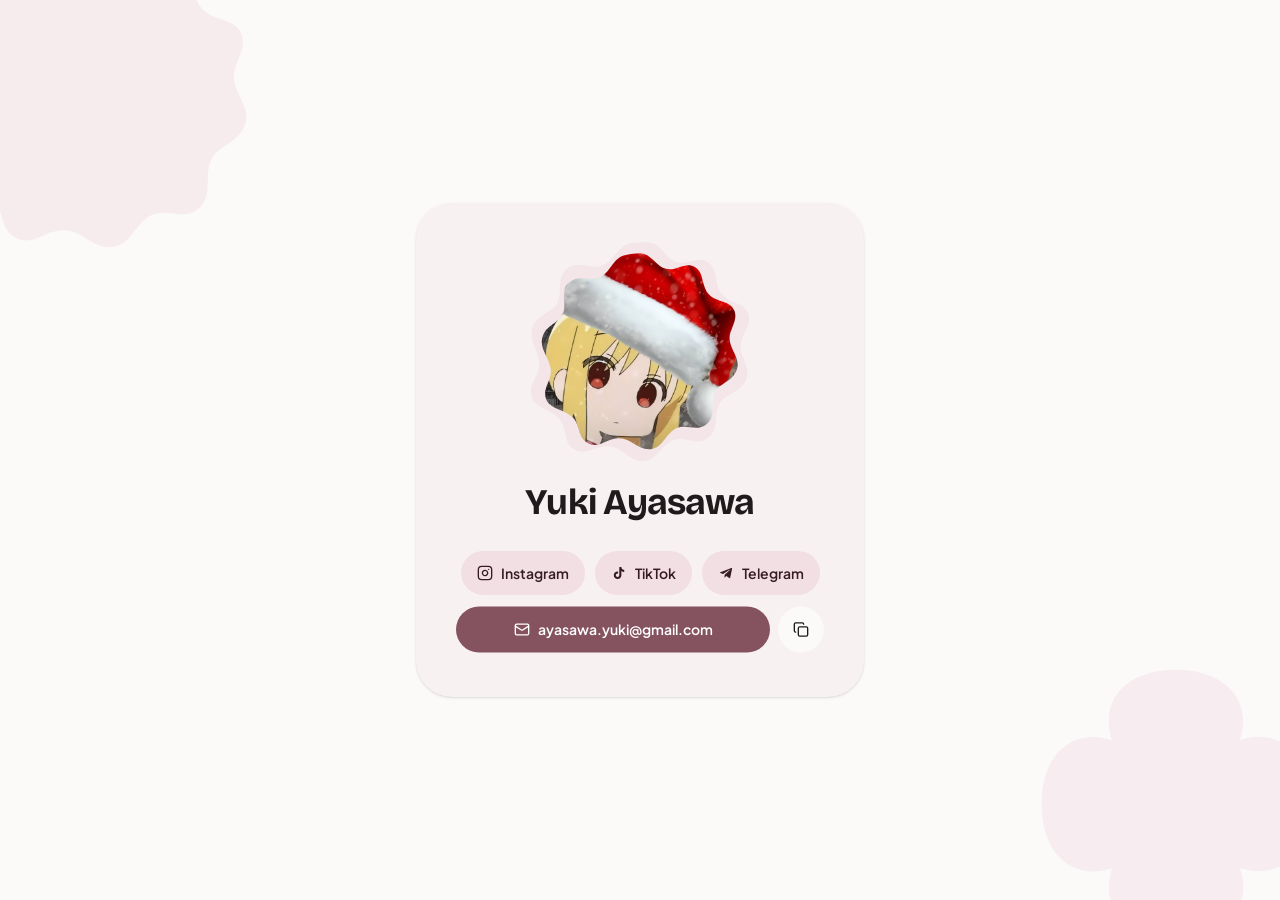
<file: index.html>
<!doctype html>
<html lang="en" class="scroll-smooth">
  <head>
    <meta charset="UTF-8" />
    <meta name="viewport" content="width=device-width, initial-scale=1.0" />
    <title>Yuki Ayasawa</title>
    <meta
      name="description"
      content="Personal presentation card of Yuki Ayasawa."
    />
    <meta property="og:title" content="Yuki Ayasawa" />
    <meta
      property="og:description"
      content="Personal presentation card of Yuki Ayasawa."
    />
    <meta property="og:type" content="website" />
    <meta name="twitter:card" content="summary_large_image" />
    <link rel="preconnect" href="https://fonts.googleapis.com" />
    <link rel="preconnect" href="https://fonts.gstatic.com" crossorigin />
    <link
      href="https://fonts.googleapis.com/css2?family=Bricolage+Grotesque:opsz,wght@12..96,500;12..96,600;12..96,700&family=JetBrains+Mono:wght@400;500&family=Plus+Jakarta+Sans:wght@400;500;600;700&display=swap"
      rel="stylesheet"
    />
    <script>
      if (window.location.protocol === 'file:') {
        window.location.replace('./docs/index.html');
      } else {
        window.addEventListener('load', function () {
          window.setTimeout(function () {
            var root = document.getElementById('root');
            if (!window.__APP_MOUNTED__ && (!root || root.childElementCount === 0)) {
              window.location.replace('./docs/index.html');
            }
          }, 500);
        });
      }
    </script>
  </head>
  <body>
    <div id="root"></div>
    <script type="module" src="/src/main.tsx"></script>
  </body>
</html>
</file>
